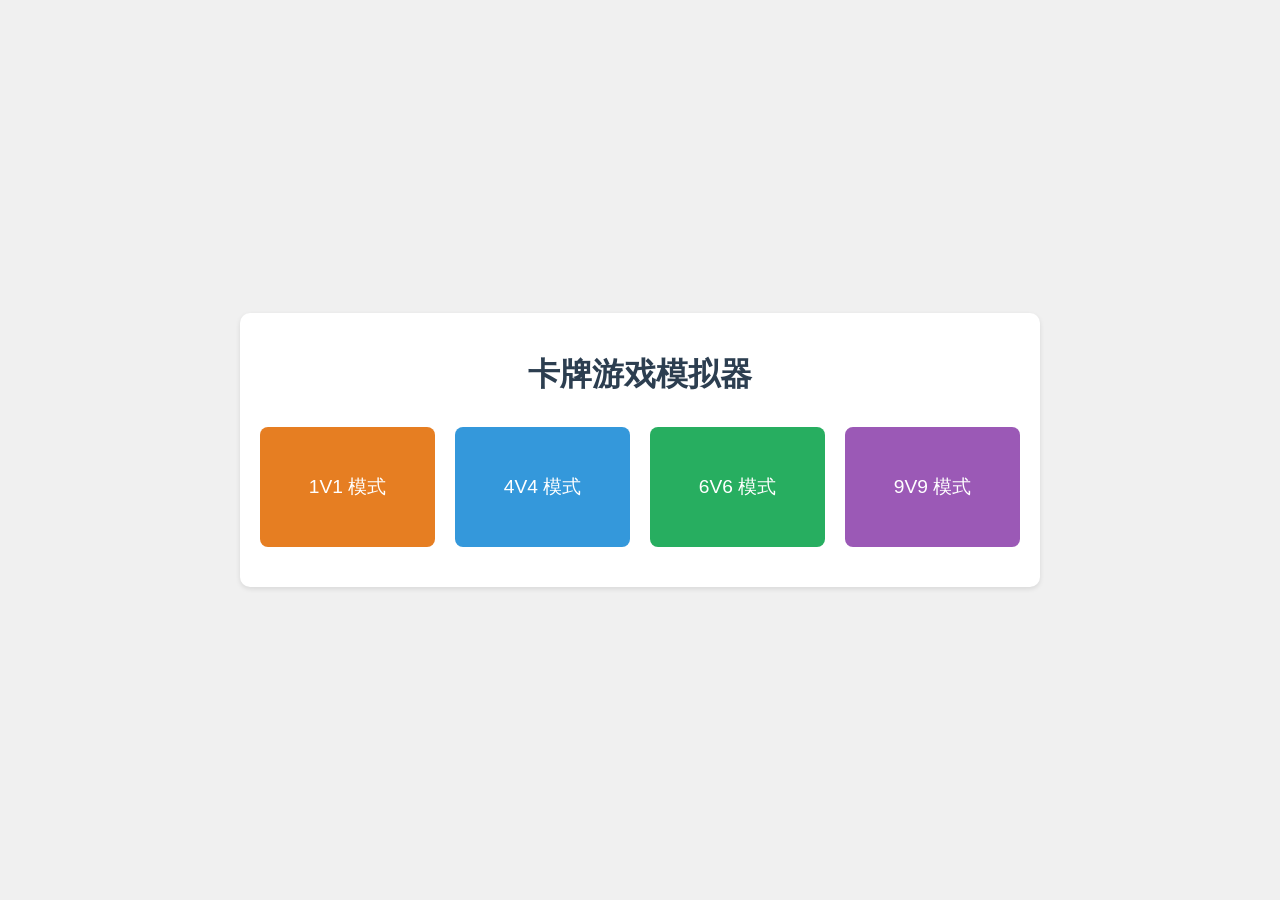
<file: index.html>
<!DOCTYPE html>
<html lang="zh-CN">
<head>
    <meta charset="UTF-8">
    <meta name="viewport" content="width=device-width, initial-scale=1.0">
    <title>卡牌游戏模拟器</title>
    <style>
        * {
            margin: 0;
            padding: 0;
            box-sizing: border-box;
        }

        body {
            font-family: Arial, sans-serif;
            background-color: #f0f0f0;
            color: #333;
            min-height: 100vh;
            display: flex;
            justify-content: center;
            align-items: center;
            padding: 20px;
        }

        .container {
            text-align: center;
            background-color: #fff;
            padding: 40px 20px;
            border-radius: 10px;
            box-shadow: 0 2px 5px rgba(0, 0, 0, 0.1);
            width: 100%;
            max-width: 800px;
        }

        h1 {
            color: #2c3e50;
            margin-bottom: 30px;
            font-size: 2em;
        }

        .mode-buttons {
            display: flex;
            gap: 20px;
            justify-content: center;
            flex-wrap: wrap;
        }

        .mode-btn {
            padding: 30px 40px;
            font-size: 1.2em;
            border: none;
            border-radius: 8px;
            cursor: pointer;
            transition: all 0.3s ease;
            min-width: 160px;
            flex: 1;
            min-height: 120px;
            display: flex;
            align-items: center;
            justify-content: center;
        }

        /* 响应式设计 */
        @media (max-width: 768px) {
            .container {
                padding: 30px 15px;
            }

            h1 {
                font-size: 1.8em;
                margin-bottom: 25px;
            }

            .mode-buttons {
                flex-direction: column;
                align-items: stretch;
            }

            .mode-btn {
                width: 100%;
                padding: 25px 30px;
                font-size: 1.1em;
            }
        }

        /* 横屏模式优化 */
        @media (orientation: landscape) and (max-height: 500px) {
            body {
                padding: 10px;
            }

            .container {
                padding: 20px 15px;
            }

            h1 {
                font-size: 1.5em;
                margin-bottom: 20px;
            }

            .mode-buttons {
                flex-direction: row;
                flex-wrap: wrap;
            }

            .mode-btn {
                padding: 20px 30px;
                font-size: 1em;
                min-width: 140px;
                min-height: 100px;
            }
        }

        .mode-btn-4v4 {
            background-color: #3498db;
            color: white;
        }

        .mode-btn-4v4:hover {
            background-color: #2980b9;
        }

        .mode-btn-1v1 {
            background-color: #e67e22;
            color: white;
        }

        .mode-btn-1v1:hover {
            background-color: #d35400;
        }

        .mode-btn-4v4 {
            background-color: #3498db;
            color: white;
        }

        .mode-btn-4v4:hover {
            background-color: #2980b9;
        }

        .mode-btn-6v6 {
            background-color: #27ae60;
            color: white;
        }

        .mode-btn-6v6:hover {
            background-color: #229954;
        }

        .mode-btn-9v9 {
            background-color: #9b59b6;
            color: white;
        }

        .mode-btn-9v9:hover {
            background-color: #8e44ad;
        }

        .mode-btn:hover {
            transform: translateY(-5px);
            box-shadow: 0 10px 30px rgba(0, 0, 0, 0.2);
        }

        .mode-btn:active {
            transform: translateY(0);
        }
    </style>
</head>
<body>
    <div class="container">
        <h1>卡牌游戏模拟器</h1>
        <div class="mode-buttons">
            <button class="mode-btn mode-btn-1v1" onclick="selectMode(1)">
                1V1 模式
            </button>
            <button class="mode-btn mode-btn-4v4" onclick="selectMode(4)">
                4V4 模式
            </button>
            <button class="mode-btn mode-btn-6v6" onclick="selectMode(6)">
                6V6 模式
            </button>
            <button class="mode-btn mode-btn-9v9" onclick="selectMode(9)">
                9V9 模式
            </button>
        </div>
    </div>

    <script>
        function selectMode(mode) {
            localStorage.setItem('gameMode', mode);
            window.location.href = 'select.html';
        }
    </script>
</body>
</html>
</file>
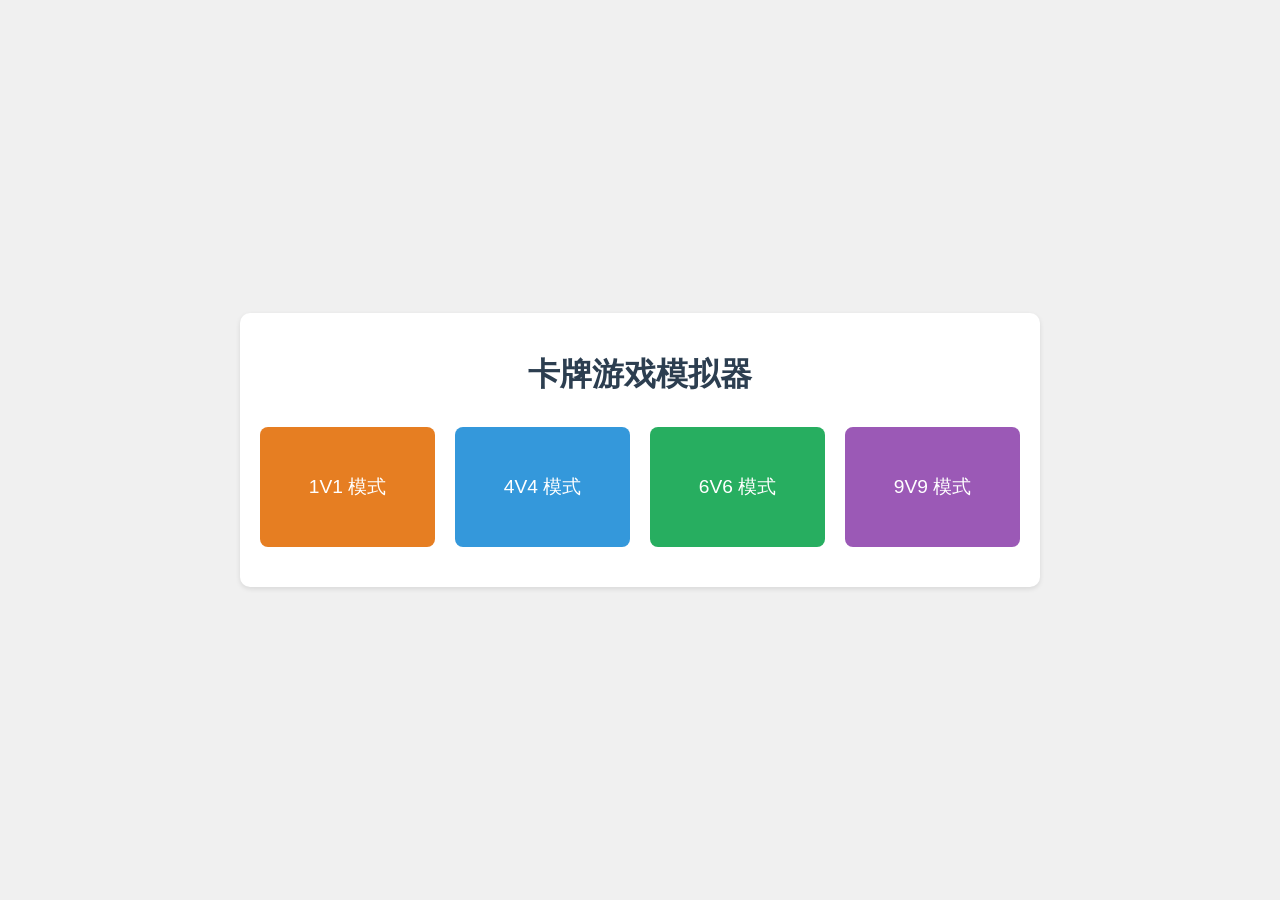
<file: battle.html>
<!DOCTYPE html>
<html lang="zh-CN">
<head>
    <meta charset="UTF-8">
    <meta name="viewport" content="width=device-width, initial-scale=1.0">
    <title>卡牌游戏模拟器</title>
    <link rel="stylesheet" href="style.css">
</head>
<body>
    <div class="game-container">
        <h1>卡牌游戏模拟器</h1>
        <p class="mode-indicator" id="mode-indicator"></p>
        
        <div class="battle-field">
            <div class="player-side">
                <h2>我方</h2>
                <div class="character-grid" id="player-grid">
                    <!-- 我方角色将通过JavaScript动态生成 -->
                </div>
            </div>
            
            <div class="enemy-side">
                <h2>敌方</h2>
                <div class="character-grid" id="enemy-grid">
                    <!-- 敌方角色将通过JavaScript动态生成 -->
                </div>
            </div>
            
            <div class="battle-info">
                <div class="turn-indicator">
                    <h3>当前回合</h3>
                    <div id="current-turn">准备开始</div>
                </div>
                <div class="action-log" id="action-log">
                    <h3>战斗日志</h3>
                    <ul id="log-list"></ul>
                </div>
            </div>
        </div>
        
        <div class="game-controls">
            <button id="back-to-home" class="back-btn">返回首页</button>
            <button id="start-battle">开始战斗</button>
            <button id="next-turn" disabled>下一回合</button>
            <button id="auto-turn" disabled>自动执行</button>
            <button id="back-to-select">重新选择</button>
        </div>
    </div>
    <script src="skills.js"></script>
    <script src="game.js"></script>
</body>
</html>
</file>
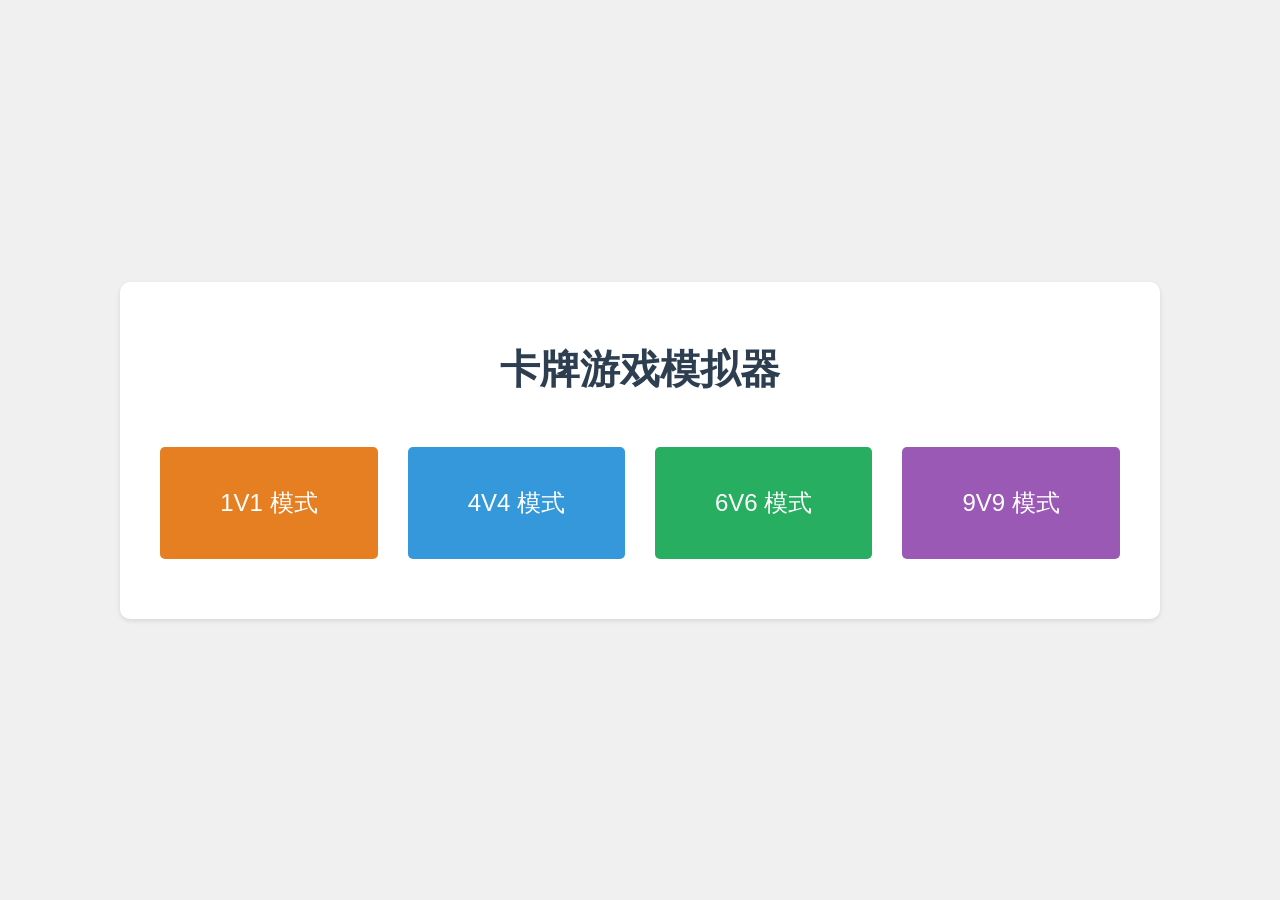
<file: home.html>
<!DOCTYPE html>
<html lang="zh-CN">
<head>
    <meta charset="UTF-8">
    <meta name="viewport" content="width=device-width, initial-scale=1.0">
    <title>卡牌游戏模拟器</title>
    <style>
        * {
            margin: 0;
            padding: 0;
            box-sizing: border-box;
        }

        body {
            font-family: Arial, sans-serif;
            background-color: #f0f0f0;
            color: #333;
            min-height: 100vh;
            display: flex;
            justify-content: center;
            align-items: center;
        }

        .container {
            text-align: center;
            background-color: #fff;
            padding: 60px 40px;
            border-radius: 10px;
            box-shadow: 0 2px 5px rgba(0, 0, 0, 0.1);
        }

        h1 {
            color: #2c3e50;
            margin-bottom: 50px;
            font-size: 2.5em;
        }

        .mode-buttons {
            display: flex;
            gap: 30px;
            justify-content: center;
            flex-wrap: wrap;
        }

        .mode-btn {
            padding: 40px 60px;
            font-size: 1.5em;
            border: none;
            border-radius: 5px;
            cursor: pointer;
            transition: all 0.3s ease;
            min-width: 200px;
        }

        .mode-btn-4v4 {
            background-color: #3498db;
            color: white;
        }

        .mode-btn-4v4:hover {
            background-color: #2980b9;
        }

        .mode-btn-1v1 {
            background-color: #e67e22;
            color: white;
        }

        .mode-btn-1v1:hover {
            background-color: #d35400;
        }

        .mode-btn-4v4 {
            background-color: #3498db;
            color: white;
        }

        .mode-btn-4v4:hover {
            background-color: #2980b9;
        }

        .mode-btn-6v6 {
            background-color: #27ae60;
            color: white;
        }

        .mode-btn-6v6:hover {
            background-color: #229954;
        }

        .mode-btn-9v9 {
            background-color: #9b59b6;
            color: white;
        }

        .mode-btn-9v9:hover {
            background-color: #8e44ad;
        }

        .mode-btn:hover {
            transform: translateY(-5px);
            box-shadow: 0 10px 30px rgba(0, 0, 0, 0.2);
        }

        .mode-btn:active {
            transform: translateY(0);
        }
    </style>
</head>
<body>
    <div class="container">
        <h1>卡牌游戏模拟器</h1>
        <div class="mode-buttons">
            <button class="mode-btn mode-btn-1v1" onclick="selectMode(1)">
                1V1 模式
            </button>
            <button class="mode-btn mode-btn-4v4" onclick="selectMode(4)">
                4V4 模式
            </button>
            <button class="mode-btn mode-btn-6v6" onclick="selectMode(6)">
                6V6 模式
            </button>
            <button class="mode-btn mode-btn-9v9" onclick="selectMode(9)">
                9V9 模式
            </button>
        </div>
    </div>

    <script>
        function selectMode(mode) {
            localStorage.setItem('gameMode', mode);
            window.location.href = 'index.html';
        }
    </script>
</body>
</html>
</file>
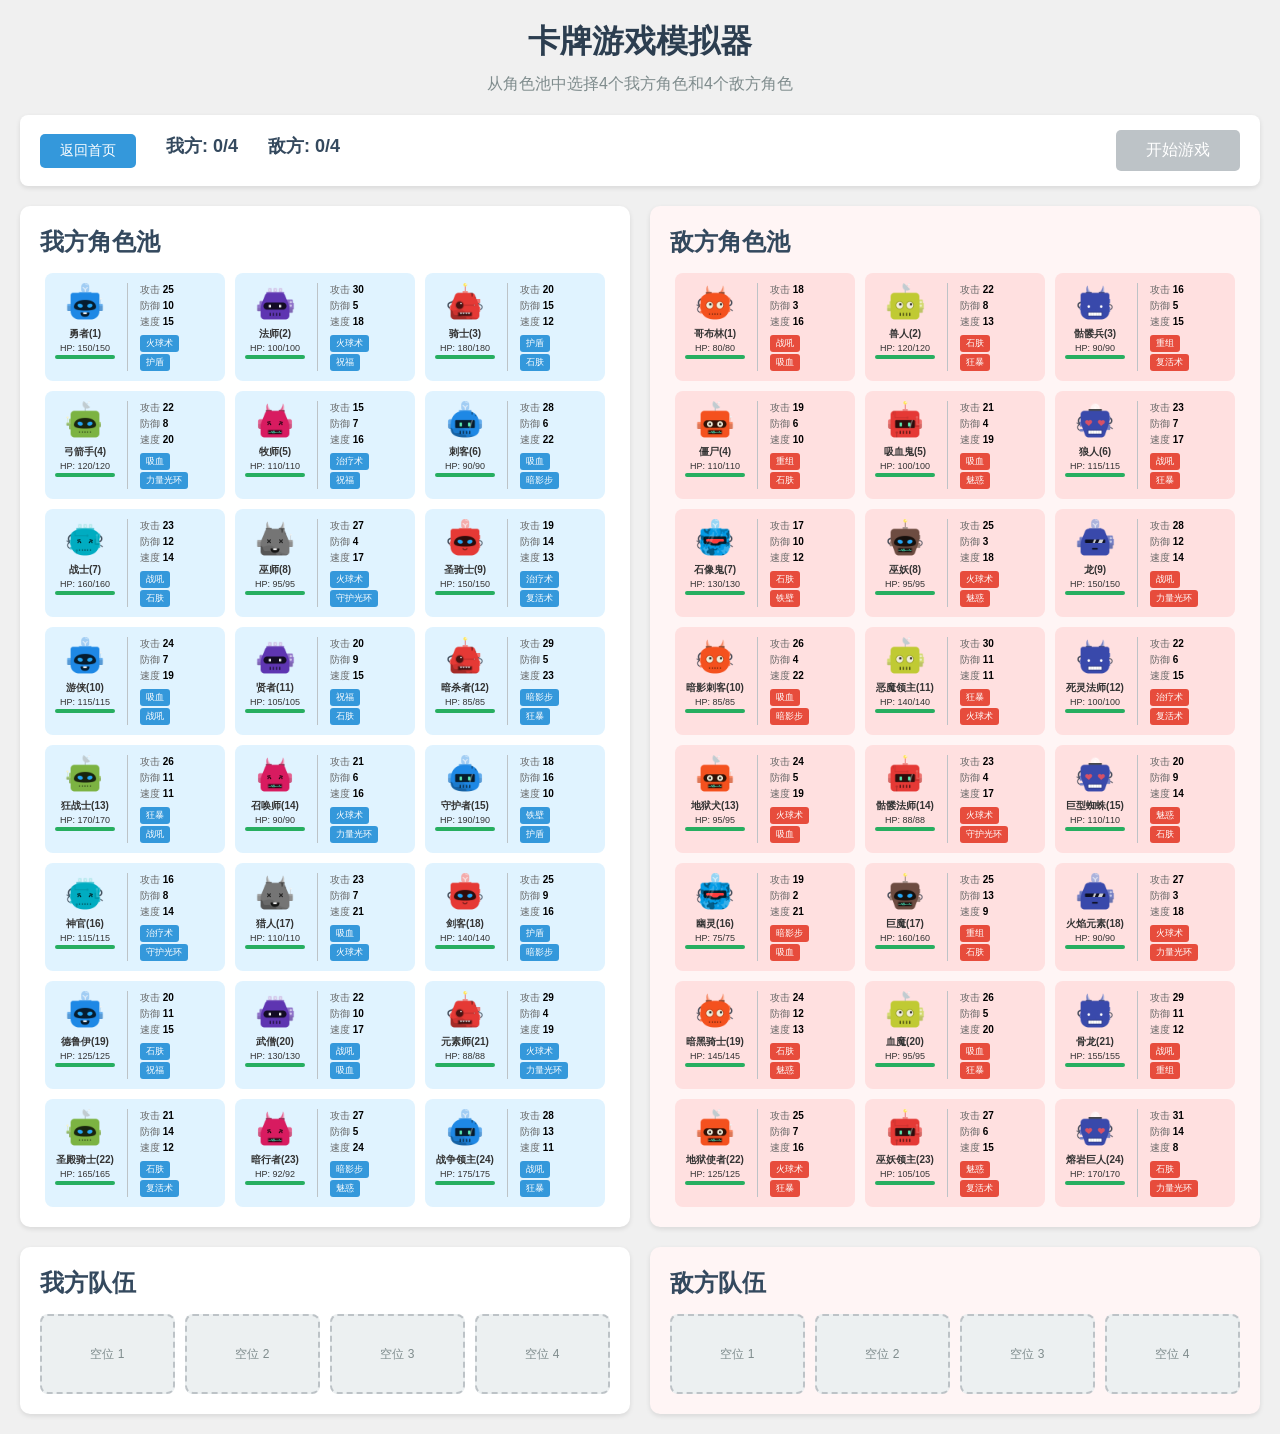
<file: select.html>
<!DOCTYPE html>
<html lang="zh-CN">
<head>
    <meta charset="UTF-8">
    <meta name="viewport" content="width=device-width, initial-scale=1.0">
    <title>卡牌游戏模拟器</title>
    <link rel="stylesheet" href="select-style.css">
</head>
<body>
    <div class="container">
        <h1>卡牌游戏模拟器</h1>
        <p class="subtitle" id="mode-subtitle">选择角色</p>
        
        <div class="selection-info">
            <div class="selection-status">
                <button id="back-to-home" class="back-btn">返回首页</button>
                <span id="player-selected-count">我方: 0/4</span>
                <span id="enemy-selected-count">敌方: 0/4</span>
            </div>
            <button id="start-game" disabled>开始游戏</button>
        </div>
        
        <div class="pools-container">
            <div class="character-pool">
                <h2>我方角色池</h2>
                <div class="character-grid" id="player-pool">
                    <!-- 角色将通过JavaScript动态生成 -->
                </div>
            </div>
            
            <div class="character-pool enemy">
                <h2>敌方角色池</h2>
                <div class="character-grid" id="enemy-pool">
                    <!-- 敌方角色将通过JavaScript动态生成 -->
                </div>
            </div>
        </div>
        
        <div class="selected-teams">
            <div class="selected-team">
                <h2>我方队伍</h2>
                <div class="selected-slots" id="player-selected-slots">
                    <!-- 空位将通过JavaScript动态生成 -->
                </div>
            </div>
            
            <div class="selected-team enemy">
                <h2>敌方队伍</h2>
                <div class="selected-slots" id="enemy-selected-slots">
                    <!-- 空位将通过JavaScript动态生成 -->
                </div>
            </div>
        </div>
    </div>
    
    <script src="skills.js"></script>
    <script src="select.js"></script>
</body>
</html>
</file>
<file: style.css>
* {
    margin: 0;
    padding: 0;
    box-sizing: border-box;
}

body {
    font-family: Arial, sans-serif;
    background-color: #f0f0f0;
    color: #333;
}

.game-container {
    max-width: 1600px;
    margin: 0 auto;
    padding: 20px;
}

h1 {
    text-align: center;
    margin-bottom: 10px;
    color: #2c3e50;
}

.mode-indicator {
    text-align: center;
    color: #7f8c8d;
    margin-bottom: 30px;
    font-size: 1.2em;
    font-weight: bold;
}

.battle-field {
    display: flex;
    margin-bottom: 30px;
    background-color: #fff;
    border-radius: 10px;
    padding: 30px 25px;
    box-shadow: 0 0 10px rgba(0,0,0,0.1);
    min-height: 500px;
    gap: 30px;
}

.player-side {
    flex: 1;
    min-width: 0;
    order: 1;
}

.enemy-side {
    flex: 1;
    min-width: 0;
    order: 2;
}

.enemy-side h2, .player-side h2 {
    text-align: center;
    margin-bottom: 15px;
    color: #34495e;
}

.character-grid {
    display: grid;
    grid-template-columns: repeat(3, 1fr);
    gap: 10px;
    justify-content: center;
    justify-items: center;
}

.character-card {
    background-color: #E0F3FF;
    border-radius: 8px;
    padding: 8px;
    text-align: center;
    position: relative;
    transition: all 0.3s ease;
    border: 2px solid transparent;
    display: flex;
    align-items: stretch;
    gap: 8px;
    width: fit-content;
    min-width: 180px;
    max-width: 220px;
}

.character-card.dead {
    background-color: #bdc3c7;
    opacity: 0.6;
}

.enemy-side .character-card {
    background-color: #ffe0e0;
}

.enemy-side .character-card.dead {
    background-color: #bdc3c7;
}

.character-left {
    display: flex;
    flex-direction: column;
    align-items: center;
    width: 60px;
    flex-shrink: 0;
}

.character-hp {
    margin-top: 2px;
    text-align: center;
    width: 100%;
}

.character-divider {
    width: 1px;
    background-color: #bdc3c7;
    margin: 0 4px;
}

.character-right {
    flex: 1;
    display: flex;
    flex-direction: column;
    justify-content: space-between;
}

.character-card:hover {
    transform: translateY(-3px);
    box-shadow: 0 5px 15px rgba(0,0,0,0.1);
}

.character-card.active {
    border-color: #3498db;
    background-color: #d5f5e3;
}

.enemy-side .character-card.active {
    border-color: #e74c3c;
    background-color: #f5d5d5;
}

.character-card.attacked {
    border-color: #f39c12;
    background-color: #fff3e0;
}

.character-image {
    width: 40px;
    height: 40px;
    overflow: hidden;
    border-radius: 6px;
    margin-bottom: 4px;
    flex-shrink: 0;
}

.character-image.dead {
    filter: grayscale(100%);
    opacity: 0.5;
}

.character-image img {
    width: 100%;
    height: 100%;
    object-fit: cover;
}

.character-name {
    font-weight: bold;
    font-size: 10px;
    text-align: center;
    margin-bottom: 2px;
}

.character-name.dead {
    color: #7f8c8d;
}

.character-stats {
    font-size: 10px;
    color: #333;
}

.character-stats.dead {
    color: #7f8c8d;
}

.character-stats > div {
    margin-bottom: 2px;
}

.character-skills {
    display: flex;
    flex-direction: column;
    gap: 2px;
    margin-top: 4px;
}

.character-skills.dead {
    color: #7f8c8d;
}

.skill-row {
    font-size: 9px;
    padding: 2px 6px;
    background-color: #3498db;
    color: white;
    border-radius: 3px;
    cursor: help;
    white-space: nowrap;
    overflow: hidden;
    text-overflow: ellipsis;
    display: inline-block;
    width: fit-content;
    max-width: 100%;
}

.skill-row.dead {
    background-color: #95a5a6;
}

.skill-row.cooldown {
    background-color: #95a5a6;
    font-style: italic;
}

.skill-row-1 {
    margin-bottom: 1px;
}

.enemy-side .skill-row {
    background-color: #e74c3c;
}

.enemy-side .skill-row.dead {
    background-color: #95a5a6;
}

.enemy-side .skill-row.cooldown {
    background-color: #95a5a6;
}

.stat-label {
    color: #666;
    font-weight: normal;
}

.stat-value {
    font-weight: bold;
    color: #000;
}

.stat-label.dead {
    color: #95a5a6;
}

.stat-value.dead {
    color: #95a5a6;
}

.character-hp {
    font-size: 9px;
    color: #333;
}

.character-hp.dead {
    color: #7f8c8d;
}

.character-divider.dead {
    background-color: #95a5a6;
}

.hp-bar {
    width: 100%;
    height: 4px;
    background-color: #e74c3c;
    border-radius: 2px;
    margin-top: 2px;
    overflow: hidden;
}

.hp-bar.dead {
    background-color: #95a5a6;
}

.hp-fill {
    height: 100%;
    background-color: #27ae60;
    transition: width 0.3s ease;
}

.hp-fill.dead {
    background-color: #7f8c8d;
}

.battle-info {
    width: 280px;
    display: flex;
    flex-direction: column;
    order: 3;
    flex-shrink: 0;
}

.turn-indicator {
    background-color: #3498db;
    color: white;
    padding: 15px;
    border-radius: 8px;
    margin-bottom: 15px;
    text-align: center;
}

.turn-indicator h3 {
    margin-bottom: 10px;
}

#current-turn {
    font-size: 18px;
    font-weight: bold;
}

.action-log {
    flex: 1;
    background-color: #f8f9fa;
    border-radius: 8px;
    padding: 15px;
    overflow-y: auto;
}

.action-log h3 {
    margin-bottom: 10px;
    color: #34495e;
}

#log-list {
    list-style: none;
    max-height: 400px;
    overflow-y: auto;
}

#log-list li {
    margin-bottom: 5px;
    font-size: 14px;
}

.game-controls {
    text-align: center;
    margin-top: 20px;
}

button {
    padding: 10px 20px;
    font-size: 16px;
    border: none;
    border-radius: 5px;
    cursor: pointer;
    margin: 0 10px;
    transition: all 0.3s ease;
}

#start-game {
    background-color: #27ae60;
    color: white;
}

#start-game:hover {
    background-color: #229954;
}

#next-turn {
    background-color: #3498db;
    color: white;
}

#next-turn:hover:not(:disabled) {
    background-color: #2980b9;
}

#next-turn:disabled {
    background-color: #bdc3c7;
    cursor: not-allowed;
}

#start-battle {
    background-color: #27ae60;
    color: white;
}

#start-battle:hover:not(:disabled) {
    background-color: #229954;
}

#start-battle:disabled {
    background-color: #bdc3c7;
    cursor: not-allowed;
}

.back-btn {
    background-color: #95a5a6;
    color: white;
}

.back-btn:hover {
    background-color: #7f8c8d;
}

#auto-turn {
    background-color: #9b59b6;
    color: white;
}

#auto-turn:hover:not(:disabled) {
    background-color: #8e44ad;
}

#auto-turn:disabled {
    background-color: #bdc3c7;
    cursor: not-allowed;
}

#back-to-select {
    background-color: #e67e22;
    color: white;
}

#back-to-select:hover {
    background-color: #d35400;
}

@media (max-width: 1200px) {
    .battle-field {
        flex-direction: column;
        padding: 20px;
    }
    
    .player-side, .enemy-side, .battle-info {
        width: 100%;
        margin: 10px 0;
    }
    
    .battle-info {
        width: 100%;
    }
    
    .character-grid {
        grid-template-columns: repeat(3, 1fr);
    }
}

/* 中等屏幕宽度 - 避免重叠 */
@media (min-width: 769px) and (max-width: 1440px) {
    .battle-field {
        flex-direction: column;
        padding: 15px;
    }
    
    .player-side, .enemy-side, .battle-info {
        width: 100%;
        margin: 8px 0;
    }
    
    .battle-info {
        width: 100%;
        flex-direction: row;
    }
    
    .turn-indicator, .action-log {
        flex: 1;
    }
    
    .character-grid {
        grid-template-columns: repeat(3, 1fr);
        gap: 8px;
    }
    
    .character-card {
        min-width: 120px;
        max-width: 100%;
        padding: 6px;
    }
    
    .character-left {
        width: 50px;
    }
    
    .character-image {
        width: 30px;
        height: 30px;
    }
    
    .character-name {
        font-size: 8px;
    }
    
    .character-hp {
        font-size: 7px;
    }
    
    .character-stats {
        font-size: 7px;
    }
    
    .skill-row {
        font-size: 6px;
        padding: 1px 3px;
    }
}

/* 平板和大屏手机 */
@media (max-width: 768px) {
    .game-container {
        padding: 15px;
    }
    
    .mode-indicator {
        margin-bottom: 20px;
        font-size: 1em;
    }
    
    .battle-field {
        padding: 15px;
        gap: 20px;
    }
    
    /* 根据屏幕宽度调整列数 */
    .character-grid {
        gap: 8px;
    }
    
    /* 400px以上显示3列 */
    @media (min-width: 400px) {
        .character-grid {
            grid-template-columns: repeat(3, 1fr);
        }
    }
    
    /* 400px以下显示2列 */
    @media (max-width: 399px) {
        .character-grid {
            grid-template-columns: repeat(2, 1fr);
        }
    }
    
    .character-card {
        min-width: 100px;
        max-width: 100%;
        padding: 6px;
    }
    
    .character-left {
        width: 40px;
    }
    
    .character-image {
        width: 30px;
        height: 30px;
    }
    
    .character-name {
        font-size: 8px;
    }
    
    .character-stats {
        font-size: 7px;
    }
    
    .skill-row {
        font-size: 6px;
        padding: 1px 3px;
    }
    
    .game-controls {
        display: flex;
        flex-wrap: wrap;
        justify-content: center;
        gap: 10px;
    }
    
    button {
        padding: 8px 15px;
        font-size: 14px;
        margin: 0;
    }
}

/* 手机竖屏模式 */
@media only screen and (max-width: 768px) and (orientation: portrait) {
    .game-container {
        padding: 0 !important;
        width: 100% !important;
        overflow-x: hidden !important;
        box-sizing: border-box !important;
    }
    
    h1 {
        font-size: 1.2em !important;
        margin-bottom: 3px !important;
        padding: 0 5px !important;
    }
    
    .mode-indicator {
        margin-bottom: 8px !important;
        font-size: 0.7em !important;
        padding: 0 5px !important;
    }
    
    .battle-field {
        padding: 5px !important;
        gap: 8px !important;
        margin: 0 !important;
        box-sizing: border-box !important;
    }
    
    .player-side h2, .enemy-side h2 {
        font-size: 0.9em !important;
        margin-bottom: 6px !important;
        padding: 0 5px !important;
    }
    
    /* 强制2列布局，增加卡片宽度 */
    .player-side .character-grid, .enemy-side .character-grid {
        display: grid !important;
        grid-template-columns: repeat(2, 1fr) !important;
        grid-template-rows: auto !important;
        gap: 5px !important;
        padding: 0 5px !important;
        box-sizing: border-box !important;
        max-width: 100% !important;
        overflow-x: hidden !important;
    }
    
    /* 确保卡片不会超出宽度 */
    .player-side .character-grid > div, .enemy-side .character-grid > div {
        width: 100% !important;
        max-width: 100% !important;
        box-sizing: border-box !important;
    }
    
    /* 强制角色卡片占满宽度 */
    .player-side .character-card, .enemy-side .character-card {
        min-width: unset !important;
        width: 100% !important;
        max-width: 100% !important;
        padding: 5px !important;
        flex-direction: column !important;
        align-items: center !important;
        text-align: center !important;
        box-sizing: border-box !important;
        height: auto !important;
        min-height: 100px !important;
    }
    
    .character-left {
        width: 100% !important;
        flex-direction: column !important;
        justify-content: center !important;
        align-items: center !important;
        gap: 4px !important;
        flex-shrink: 0 !important;
        margin-bottom: 4px !important;
    }
    
    .character-right {
        width: 100% !important;
        margin-top: 4px !important;
        max-width: 100% !important;
    }
    
    .character-image {
        width: 20px !important;
        height: 20px !important;
    }
    
    .character-name {
        font-size: 8px !important;
        font-weight: bold !important;
        text-align: center !important;
        max-width: 100% !important;
        overflow: hidden !important;
        word-wrap: break-word !important;
        white-space: normal !important;
        line-height: 1.2 !important;
        margin-bottom: 2px !important;
    }
    
    .character-stats {
        font-size: 5px !important;
        display: flex !important;
        flex-direction: row !important;
        gap: 2px !important;
        flex-wrap: wrap !important;
        justify-content: center !important;
        max-width: 100% !important;
    }
    
    .character-stats > div {
        margin-bottom: 0 !important;
        max-width: 100% !important;
        overflow: hidden !important;
        text-overflow: ellipsis !important;
        white-space: nowrap !important;
    }
    
    .character-divider {
        display: none !important;
    }
    
    .character-hp {
        font-size: 5px !important;
        margin-bottom: 1px !important;
        max-width: 100% !important;
        overflow: hidden !important;
        text-overflow: ellipsis !important;
        white-space: nowrap !important;
        text-align: center !important;
    }
    
    .skill-row {
        font-size: 4px !important;
        padding: 1px 2px !important;
        white-space: nowrap !important;
        text-overflow: ellipsis !important;
        width: 100% !important;
        max-width: 100% !important;
        text-align: center !important;
        box-sizing: border-box !important;
    }
    
    .turn-indicator {
        padding: 6px !important;
        margin: 0 5px !important;
    }
    
    .turn-indicator h3 {
        font-size: 0.8em !important;
        margin-bottom: 3px !important;
    }
    
    #current-turn {
        font-size: 12px !important;
    }
    
    .action-log {
        padding: 6px !important;
        margin: 0 5px !important;
    }
    
    .action-log h3 {
        font-size: 0.8em !important;
        margin-bottom: 3px !important;
    }
    
    #log-list li {
        font-size: 10px !important;
    }
    
    .game-controls {
        gap: 4px !important;
        padding: 0 5px !important;
        margin-top: 10px !important;
        flex-wrap: wrap !important;
    }
    
    button {
        padding: 4px 8px !important;
        font-size: 10px !important;
        flex: 1 !important;
        min-width: 80px !important;
    }
}

/* 手机横屏模式 - 强制布局 */
@media only screen and (orientation: landscape) and (max-height: 500px) {
    .game-container {
        padding: 0 !important;
        width: 100% !important;
        overflow-x: hidden !important;
        box-sizing: border-box !important;
    }
    
    h1 {
        font-size: 1.1em !important;
        margin-bottom: 2px !important;
        padding: 0 5px !important;
        text-align: center !important;
    }
    
    .mode-indicator {
        margin-bottom: 6px !important;
        font-size: 0.6em !important;
        padding: 0 5px !important;
        text-align: center !important;
    }
    
    .battle-field {
        display: flex !important;
        flex-direction: row !important;
        flex-wrap: wrap !important;
        padding: 4px !important;
        gap: 6px !important;
        min-height: 200px !important;
        margin: 0 !important;
        box-sizing: border-box !important;
    }
    
    .player-side, .enemy-side {
        flex: 1 !important;
        min-width: 0 !important;
        margin: 0 !important;
    }
    
    .player-side h2, .enemy-side h2 {
        font-size: 0.8em !important;
        margin-bottom: 4px !important;
        padding: 0 5px !important;
        text-align: center !important;
    }
    
    /* 强制三列布局 */
    .player-side .character-grid, .enemy-side .character-grid {
        display: grid !important;
        grid-template-columns: repeat(3, 1fr) !important;
        gap: 2px !important;
        padding: 0 3px !important;
        box-sizing: border-box !important;
    }
    
    /* 强制角色卡片占满宽度 */
    .player-side .character-card, .enemy-side .character-card {
        min-width: unset !important;
        width: 100% !important;
        max-width: 100% !important;
        padding: 2px !important;
        flex-direction: column !important;
        align-items: center !important;
        text-align: center !important;
        box-sizing: border-box !important;
    }
    
    .character-left {
        width: 100% !important;
        flex-direction: column !important;
        justify-content: center !important;
        align-items: center !important;
        gap: 2px !important;
        flex-shrink: 0 !important;
    }
    
    .character-image {
        width: 15px !important;
        height: 15px !important;
    }
    
    .character-name {
        font-size: 6px !important;
        font-weight: bold !important;
        text-align: center !important;
        max-width: 100% !important;
        overflow: hidden !important;
        word-wrap: break-word !important;
        white-space: normal !important;
        line-height: 1.2 !important;
        margin-bottom: 2px !important;
    }
    
    .character-stats {
        font-size: 3px !important;
        display: flex !important;
        flex-direction: row !important;
        gap: 2px !important;
        flex-wrap: wrap !important;
        justify-content: center !important;
        max-width: 100% !important;
        margin-top: 1px !important;
    }
    
    .character-stats > div {
        margin-bottom: 0 !important;
        max-width: 100% !important;
        overflow: hidden !important;
        text-overflow: ellipsis !important;
        white-space: nowrap !important;
    }
    
    .character-divider {
        display: none !important;
    }
    
    .character-right {
        width: 100% !important;
        margin-top: 2px !important;
        max-width: 100% !important;
    }
    
    .character-hp {
        font-size: 3px !important;
        margin-bottom: 1px !important;
        max-width: 100% !important;
        overflow: hidden !important;
        text-overflow: ellipsis !important;
        white-space: nowrap !important;
        text-align: center !important;
    }
    
    .skill-row {
        font-size: 3px !important;
        padding: 1px 2px !important;
        white-space: nowrap !important;
        text-overflow: ellipsis !important;
        width: 100% !important;
        max-width: 100% !important;
        text-align: center !important;
        box-sizing: border-box !important;
        margin-bottom: 1px !important;
    }
    
    .battle-info {
        width: 100% !important;
        display: flex !important;
        flex-direction: row !important;
        gap: 5px !important;
        margin-top: 5px !important;
    }
    
    .turn-indicator {
        flex: 1 !important;
        padding: 5px !important;
        margin: 0 !important;
    }
    
    .turn-indicator h3 {
        font-size: 0.7em !important;
        margin-bottom: 2px !important;
    }
    
    #current-turn {
        font-size: 10px !important;
    }
    
    .action-log {
        flex: 1 !important;
        padding: 5px !important;
        margin: 0 !important;
    }
    
    .action-log h3 {
        font-size: 0.7em !important;
        margin-bottom: 2px !important;
    }
    
    #log-list li {
        font-size: 9px !important;
    }
    
    .game-controls {
        gap: 3px !important;
        padding: 0 3px !important;
        margin-top: 6px !important;
        flex-wrap: wrap !important;
        justify-content: center !important;
    }
    
    button {
        padding: 3px 6px !important;
        font-size: 9px !important;
        flex: 1 !important;
        min-width: 60px !important;
    }
}
</file>
<file: select-style.css>
* {
    margin: 0;
    padding: 0;
    box-sizing: border-box;
}

body {
    font-family: Arial, sans-serif;
    background-color: #f0f0f0;
    color: #333;
    min-height: 100vh;
}

.container {
    max-width: 1400px;
    margin: 0 auto;
    padding: 20px;
}

h1 {
    text-align: center;
    margin-bottom: 10px;
    color: #2c3e50;
}

.subtitle {
    text-align: center;
    color: #7f8c8d;
    margin-bottom: 20px;
}

.selection-info {
    display: flex;
    justify-content: space-between;
    align-items: center;
    background-color: #fff;
    padding: 15px 20px;
    border-radius: 8px;
    margin-bottom: 20px;
    box-shadow: 0 2px 5px rgba(0,0,0,0.1);
}

.selection-status {
    display: flex;
    gap: 30px;
}

.selection-status span {
    font-size: 18px;
    font-weight: bold;
    color: #34495e;
}

#start-game {
    padding: 10px 30px;
    font-size: 16px;
    background-color: #27ae60;
    color: white;
    border: none;
    border-radius: 5px;
    cursor: pointer;
    transition: all 0.3s ease;
}

#start-game:disabled {
    background-color: #bdc3c7;
    cursor: not-allowed;
}

#start-game:hover:not(:disabled) {
    background-color: #229954;
}

.back-btn {
    padding: 8px 20px;
    font-size: 14px;
    background-color: #3498db;
    color: white;
    border: none;
    border-radius: 5px;
    cursor: pointer;
    transition: all 0.3s ease;
}

.back-btn:hover {
    background-color: #2980b9;
}

.pools-container {
    display: grid;
    grid-template-columns: 1fr 1fr;
    gap: 20px;
    margin-bottom: 20px;
}

.character-pool {
    background-color: #fff;
    border-radius: 10px;
    padding: 20px;
    box-shadow: 0 2px 5px rgba(0,0,0,0.1);
}

.character-pool.enemy {
    background-color: #fff5f5;
}

.character-pool h2 {
    margin-bottom: 15px;
    color: #34495e;
}

.character-grid {
    display: flex;
    flex-wrap: wrap;
    gap: 10px;
    justify-content: center;
}

.character-card {
    background-color: #E0F3FF;
    border-radius: 8px;
    padding: 8px;
    cursor: pointer;
    transition: all 0.3s ease;
    border: 2px solid transparent;
    display: flex;
    align-items: stretch;
    gap: 8px;
    width: fit-content;
    min-width: 180px;
    max-width: 220px;
}

.character-card.enemy {
    background-color: #ffe0e0;
}

.character-card:hover {
    transform: translateY(-3px);
    box-shadow: 0 5px 15px rgba(0,0,0,0.1);
}

.character-card.selected {
    border-color: #27ae60;
    background-color: #d5f5e3;
}

.character-card.enemy.selected {
    border-color: #e74c3c;
    background-color: #f5d5d5;
}

.character-card.disabled {
    opacity: 0.5;
    cursor: not-allowed;
}

.character-left {
    display: flex;
    flex-direction: column;
    align-items: center;
    width: 60px;
    flex-shrink: 0;
}

.character-image {
    width: 40px;
    height: 40px;
    overflow: hidden;
    border-radius: 6px;
    margin-bottom: 4px;
}

.character-image img {
    width: 100%;
    height: 100%;
    object-fit: cover;
}

.character-name {
    font-weight: bold;
    font-size: 10px;
    text-align: center;
    margin-bottom: 2px;
}

.character-hp {
    font-size: 9px;
    color: #333;
}

.hp-bar {
    width: 100%;
    height: 4px;
    background-color: #e74c3c;
    border-radius: 2px;
    margin-top: 2px;
    overflow: hidden;
}

.hp-fill {
    height: 100%;
    background-color: #27ae60;
    transition: width 0.3s ease;
}

.character-divider {
    width: 1px;
    background-color: #bdc3c7;
    margin: 0 4px;
}

.character-right {
    flex: 1;
    display: flex;
    flex-direction: column;
    justify-content: space-between;
}

.character-stats {
    font-size: 10px;
    color: #333;
}

.character-stats > div {
    margin-bottom: 2px;
}

.stat-label {
    color: #666;
}

.stat-value {
    font-weight: bold;
    color: #000;
}

.character-skills {
    display: flex;
    flex-direction: column;
    gap: 2px;
    margin-top: 4px;
}

.skill-row {
    font-size: 9px;
    padding: 2px 6px;
    background-color: #3498db;
    color: white;
    border-radius: 3px;
    cursor: help;
    white-space: nowrap;
    overflow: hidden;
    text-overflow: ellipsis;
    display: inline-block;
    width: fit-content;
    max-width: 100%;
}

.skill-row:hover {
    background-color: #2980b9;
}

.character-card.enemy .skill-row {
    background-color: #e74c3c;
}

.character-card.enemy .skill-row:hover {
    background-color: #c0392b;
}

.selected-teams {
    display: grid;
    grid-template-columns: 1fr 1fr;
    gap: 20px;
}

.selected-team {
    background-color: #fff;
    border-radius: 10px;
    padding: 20px;
    box-shadow: 0 2px 5px rgba(0,0,0,0.1);
}

.selected-team.enemy {
    background-color: #fff5f5;
}

.selected-team h2 {
    margin-bottom: 15px;
    color: #34495e;
}

.selected-slots {
    display: grid;
    grid-template-columns: repeat(4, 1fr);
    gap: 10px;
}

.slot {
    background-color: #ecf0f1;
    border: 2px dashed #bdc3c7;
    border-radius: 8px;
    padding: 10px;
    text-align: center;
    color: #7f8c8d;
    min-height: 80px;
    display: flex;
    align-items: center;
    justify-content: center;
    font-size: 12px;
}

.slot.filled {
    background-color: #E0F3FF;
    border: 2px solid #3498db;
    color: #333;
    padding: 5px;
}

.slot.enemy.filled {
    background-color: #ffe0e0;
    border: 2px solid #e74c3c;
}

.slot.filled {
    background-color: #E0F3FF;
    border: 2px solid #3498db;
    color: #333;
    padding: 8px;
    display: flex;
    flex-direction: column;
    align-items: center;
}

.slot.enemy.filled {
    background-color: #ffe0e0;
    border: 2px solid #e74c3c;
}

/* 已选角色样式 */
.selected-char {
    display: flex;
    flex-direction: column;
    align-items: center;
    width: 100%;
}

.selected-char-image {
    width: 40px;
    height: 40px;
    overflow: hidden;
    border-radius: 6px;
    margin-bottom: 4px;
}

.selected-char-image img {
    width: 100%;
    height: 100%;
    object-fit: cover;
}

.selected-char-name {
    font-weight: bold;
    font-size: 10px;
    text-align: center;
    margin-bottom: 2px;
}

.selected-char-hp {
    font-size: 8px;
    color: #333;
    margin-bottom: 2px;
}

.selected-char-stats {
    font-size: 8px;
    color: #666;
    margin-bottom: 4px;
}

.selected-char-skills {
    display: flex;
    flex-direction: column;
    gap: 2px;
    align-items: center;
}

.selected-skill {
    font-size: 8px;
    padding: 1px 4px;
    background-color: #3498db;
    color: white;
    border-radius: 2px;
    cursor: help;
    white-space: nowrap;
}

.selected-skill.enemy {
    background-color: #e74c3c;
}

@media (max-width: 900px) {
    .pools-container {
        grid-template-columns: 1fr;
    }
    
    .selected-teams {
        grid-template-columns: 1fr;
    }
    
    .character-grid {
        grid-template-columns: repeat(3, 1fr);
    }
    
    .selected-slots {
        grid-template-columns: repeat(4, 1fr);
    }
    
    .selection-info {
        flex-direction: column;
        gap: 10px;
        align-items: stretch;
    }
    
    .selection-status {
        justify-content: space-between;
        gap: 10px;
    }
    
    #start-game {
        width: 100%;
        padding: 12px;
    }
}

/* 手机竖屏模式 */
@media (max-width: 480px) {
    .container {
        padding: 15px;
    }
    
    h1 {
        font-size: 1.5em;
        margin-bottom: 10px;
    }
    
    .subtitle {
        font-size: 0.9em;
        margin-bottom: 15px;
    }
    
    .character-pool {
        padding: 15px;
    }
    
    .character-card {
        min-width: 150px;
        max-width: 100%;
        padding: 6px;
    }
    
    .character-left {
        width: 50px;
    }
    
    .character-image {
        width: 35px;
        height: 35px;
    }
    
    .character-name {
        font-size: 9px;
    }
    
    .character-hp {
        font-size: 8px;
    }
    
    .character-stats {
        font-size: 9px;
    }
    
    .skill-row {
        font-size: 8px;
        padding: 2px 4px;
    }
    
    .selected-team {
        padding: 15px;
    }
    
    .selected-slots {
        grid-template-columns: repeat(2, 1fr);
        gap: 8px;
    }
    
    .slot {
        min-height: 70px;
        padding: 8px;
        font-size: 11px;
    }
    
    .selected-char-image {
        width: 35px;
        height: 35px;
    }
    
    .selected-char-name {
        font-size: 9px;
    }
    
    .selected-char-hp {
        font-size: 7px;
    }
    
    .selected-char-stats {
        font-size: 7px;
    }
    
    .selected-skill {
        font-size: 7px;
        padding: 1px 3px;
    }
}

/* 手机横屏模式 */
@media (orientation: landscape) and (max-height: 500px) {
    .container {
        padding: 15px;
    }
    
    h1 {
        font-size: 1.3em;
        margin-bottom: 8px;
    }
    
    .subtitle {
        font-size: 0.8em;
        margin-bottom: 12px;
    }
    
    .selection-info {
        padding: 10px 15px;
        margin-bottom: 15px;
    }
    
    .selection-status {
        gap: 15px;
    }
    
    .selection-status span {
        font-size: 14px;
    }
    
    .back-btn {
        padding: 6px 15px;
        font-size: 12px;
    }
    
    #start-game {
        padding: 8px 20px;
        font-size: 14px;
    }
    
    .character-pool {
        padding: 15px;
    }
    
    .character-pool h2 {
        font-size: 1.1em;
        margin-bottom: 10px;
    }
    
    .character-card {
        min-width: 140px;
        padding: 6px;
    }
    
    .character-left {
        width: 45px;
    }
    
    .character-image {
        width: 30px;
        height: 30px;
    }
    
    .character-name {
        font-size: 8px;
    }
    
    .character-hp {
        font-size: 7px;
    }
    
    .character-stats {
        font-size: 8px;
    }
    
    .skill-row {
        font-size: 7px;
        padding: 1px 3px;
    }
    
    .selected-team {
        padding: 15px;
    }
    
    .selected-team h2 {
        font-size: 1.1em;
        margin-bottom: 10px;
    }
    
    .selected-slots {
        gap: 8px;
    }
    
    .slot {
        min-height: 60px;
        padding: 6px;
        font-size: 10px;
    }
    
    .selected-char-image {
        width: 30px;
        height: 30px;
    }
    
    .selected-char-name {
        font-size: 8px;
    }
    
    .selected-char-hp {
        font-size: 6px;
    }
    
    .selected-char-stats {
        font-size: 6px;
    }
    
    .selected-skill {
        font-size: 6px;
        padding: 1px 2px;
    }
}
</file>
